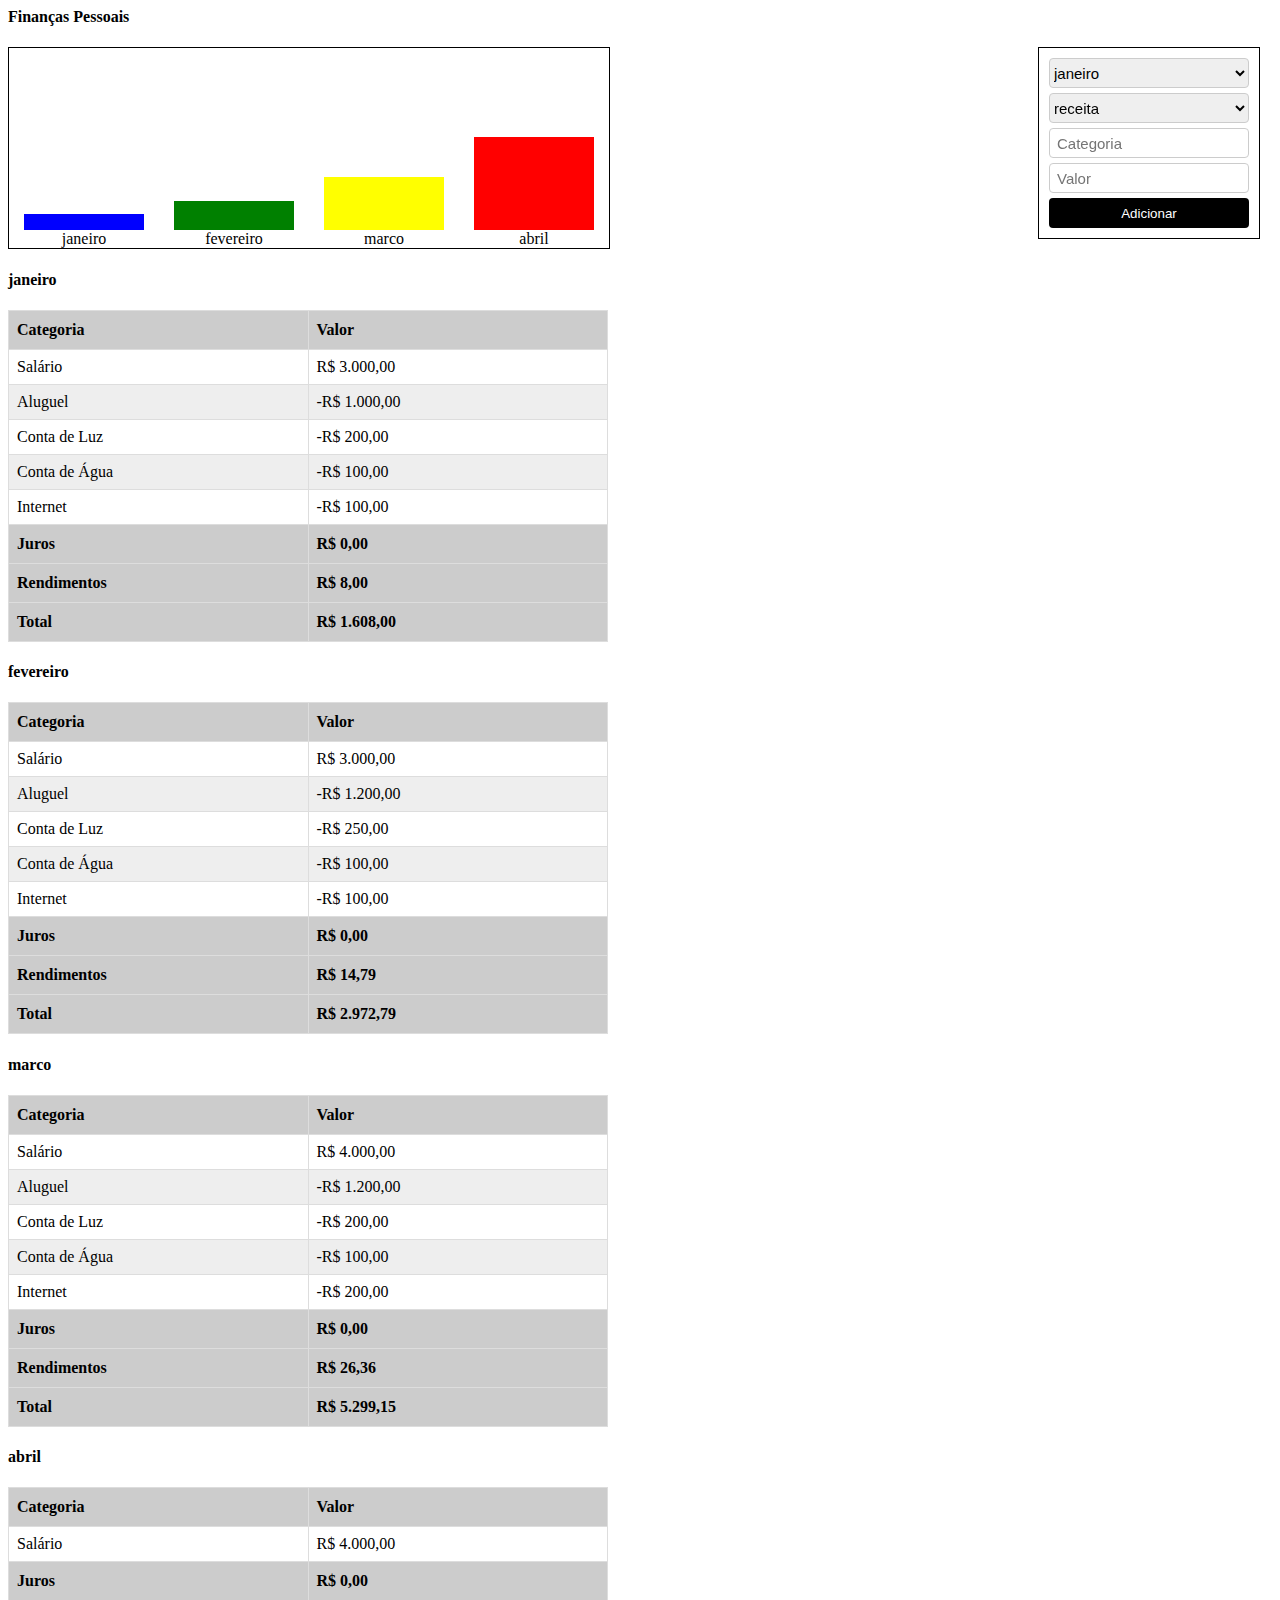
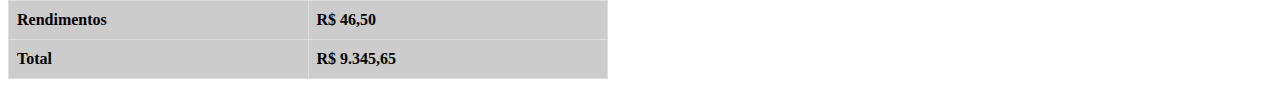
<file: branas/index.html>
<html>
	<head>
		<link rel="stylesheet" href="style.css">
	</head>
	<body>
		<div id="app"></div>
		<script src="domain/lancamento.js" charset="utf8"></script>
		<script src="domain/mes.js" charset="utf8"></script>
		<script src="domain/ano.js" charset="utf8"></script>
		<script src="base_components/h4.js" charset="utf8"></script>
		<script src="base_components/div.js" charset="utf8"></script>
		<script src="base_components/select.js" charset="utf8"></script>
		<script src="base_components/input.js" charset="utf8"></script>
		<script src="base_components/button.js" charset="utf8"></script>
		<script src="base_components/tabela.js" charset="utf8"></script>
		<script src="app_components/grafico.js" charset="utf8"></script>
		<script src="views/tela.js" charset="utf8"></script>
		<script src="main.js" charset="utf8"></script>
	</body>
</html>
</file>
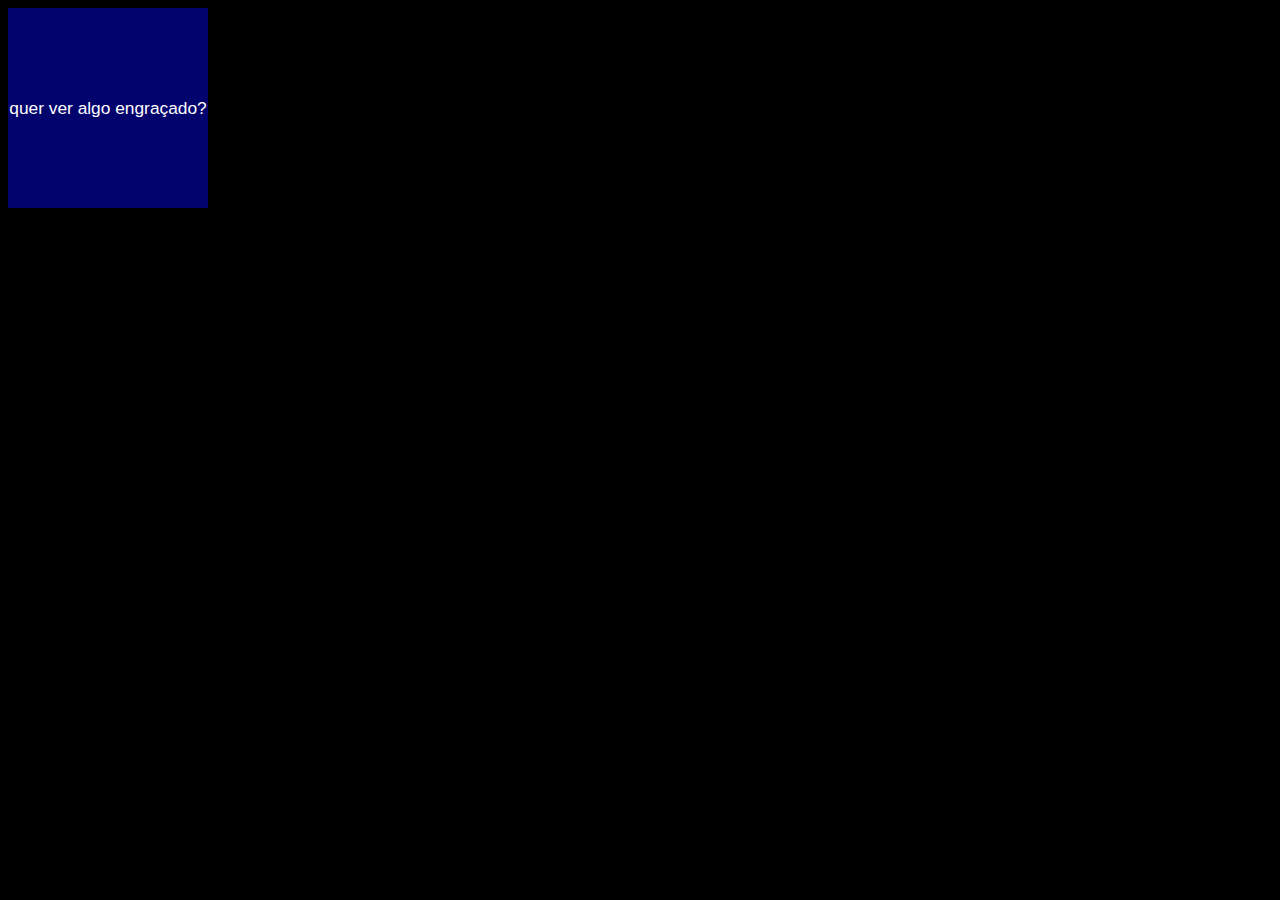
<file: guanabara/index.html>
<!DOCTYPE html>
<html lang="pt-br">
<head>
    <meta charset="UTF-8">
    <meta name="viewport" content="width=device-width, initial-scale=1.0">
    <title>Document</title>
<style>
    body{
        background-color: black;
    }
    div#area{
        font: normal 13pt arial ;
        background: rgb(3, 3, 109);
        color: white;
        width: 200px;
        height: 200px;
        line-height: 200px;
        text-align: center;
    }

</style>
</head>
<body>
    <div id="area" onclick="clicar()" onmouseenter="entrou()" onmouseout="sair()" >
quer ver algo engraçado?

    </div>
    <script>
        function clicar() {
         let a = document.getElementById("area")
             a.innerText = 'bora bill'
             a.style.background = 'red'
        }
        function entrou() {
            let b = document.getElementById('area')
                b.innerText = 'oie'
                b.style.background = 'purple'
        }
        function sair() {
            let c = document.getElementById('area')
                c.innerText = 'tchau'
                c.style.background = 'brown'
        }
    </script>
</body>
</html>
</file>
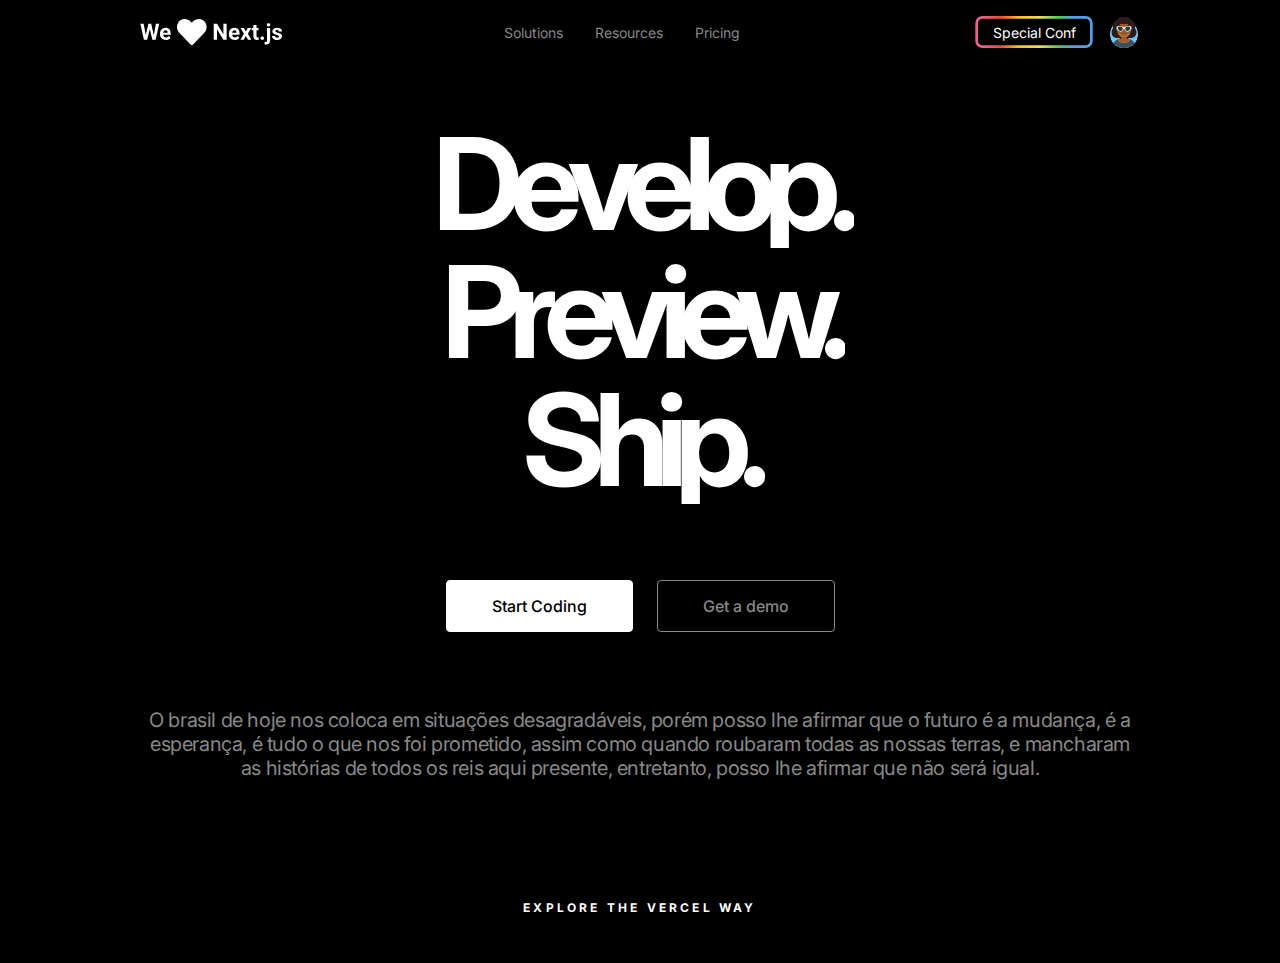
<file: ui clone/youtube-clone-vercel-homepage-master/index.html>
<!DOCTYPE html>
<html lang="en">
  <head>
    <meta charset="UTF-8" />
    <meta name="viewport" content="width=device-width, initial-scale=1.0" />
    <title>Vercel Homepage UI Clone</title>

    <link rel="stylesheet" href="styles/styles.css" />
    <link rel="stylesheet" href="./styles/styles.scss">

    <!-- Load 'Inter' from Google Fonts CDN -->
    <link
      href="https://fonts.googleapis.com/css2?family=Inter:wght@400;500;800&display=swap"
      rel="stylesheet"
    />
  </head>
  <body>
    <div id="wrapper">
      <header>
        <h1 class="left">
          <img src="assets/logo.svg" alt="Logo" />
        </h1>

        <nav class="middle">
          <ul>
            <li><a href="#">Solutions</a></li>
            <li><a href="#">Resources</a></li>
            <li><a href="#">Pricing</a></li>
          </ul>
        </nav>

        <div class="right">
          <a class="conf">
            <img src="assets/special-button.svg" alt="Special Conference" />
            <span>Special Conf</span>
          </a>

          <!-- https://getavataaars.com/ -->
          <img class="avatar" src="assets/avatar.svg" alt="Avatar" />
        </div>
      </header>

      <main>
        <h1>
          <span>Develop.</span>
          <span>Preview.</span>
          <span>Ship.</span>
        </h1>

        <div class="botao">
          <button>Start Coding</button>
          <button class="outlined">Get a demo </button>
        </div>
        <h2>
          O brasil de hoje nos coloca em situações desagradáveis, porém posso lhe afirmar que o futuro é a mudança,
          é a esperança, é tudo o que nos foi prometido, assim como quando roubaram todas as nossas terras, 
          e mancharam as histórias de todos os reis aqui presente, entretanto, posso lhe afirmar que não será igual.
        </h2>
      </main>

      <footer>Explore the Vercel way</footer>
    </div>
  </body>
</html>
</file>
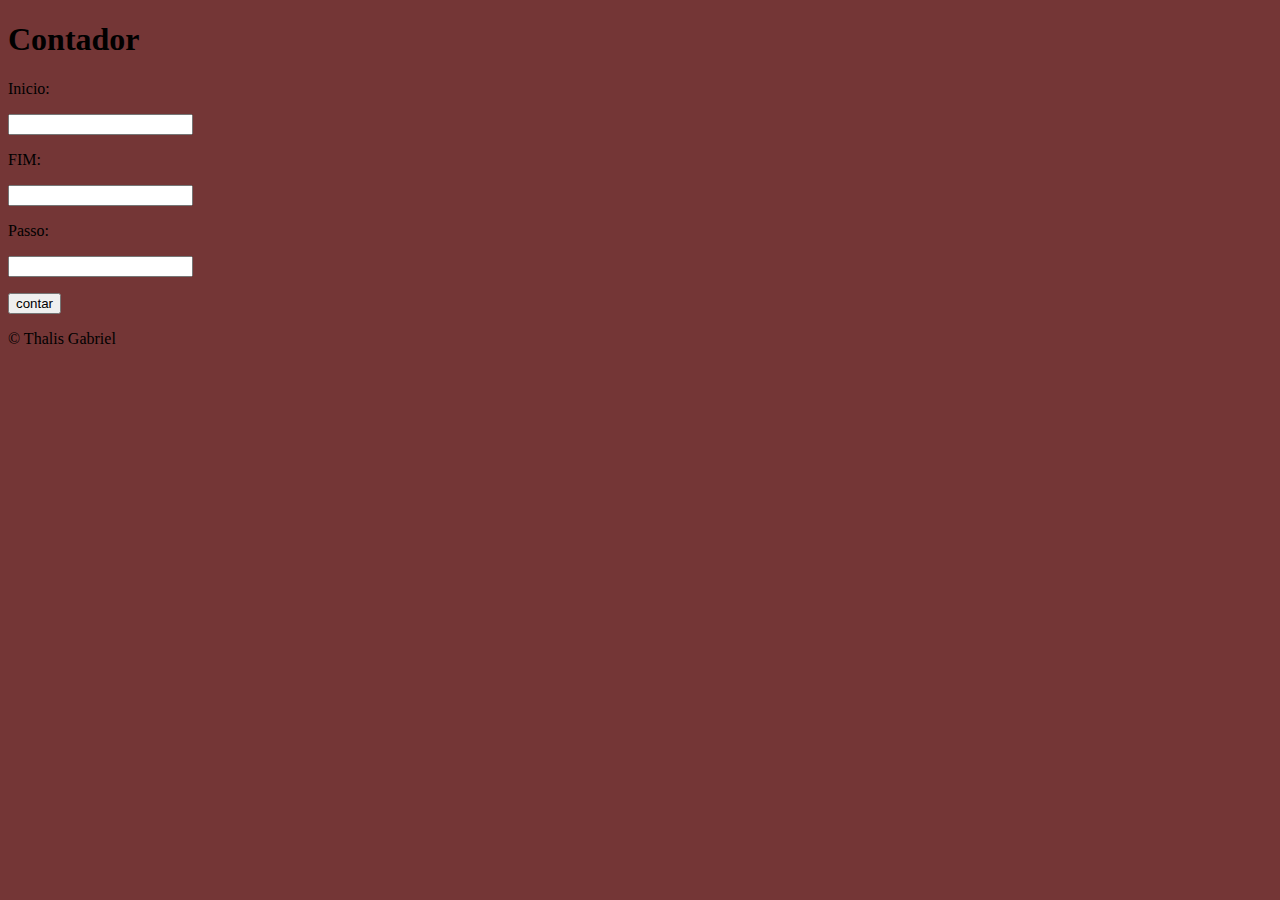
<file: exercicio_/paia.html>
<!DOCTYPE html>
<html lang="pt-BR">
<head>
    <meta charset="UTF-8">
    <meta name="viewport" content="width=device-width, initial-scale=1.0">
    <title>Document</title>
    <link rel="stylesheet" href="estilo.css">
</head>
<body>
    <header>
        <h1>Contador</h1>
    </header>
    <section>
        <div id = "dados">
            <p>Inicio:</p> <input type="number" name="inici" id="inici">
            <p>FIM:</p> <input type="number" name="fi" id="fi">
            <p>Passo:</p> <input type="number" name="pass" id="pass">
            <p><input type="button" value="contar" onclick="contar()" ></p>
        </div>
        <div id = "ress">
        
        </div>
    </section>
    <footer>
        <p> &copy; Thalis Gabriel </p>
    <script src="script.js"></script>
</body>
</html>
</file>
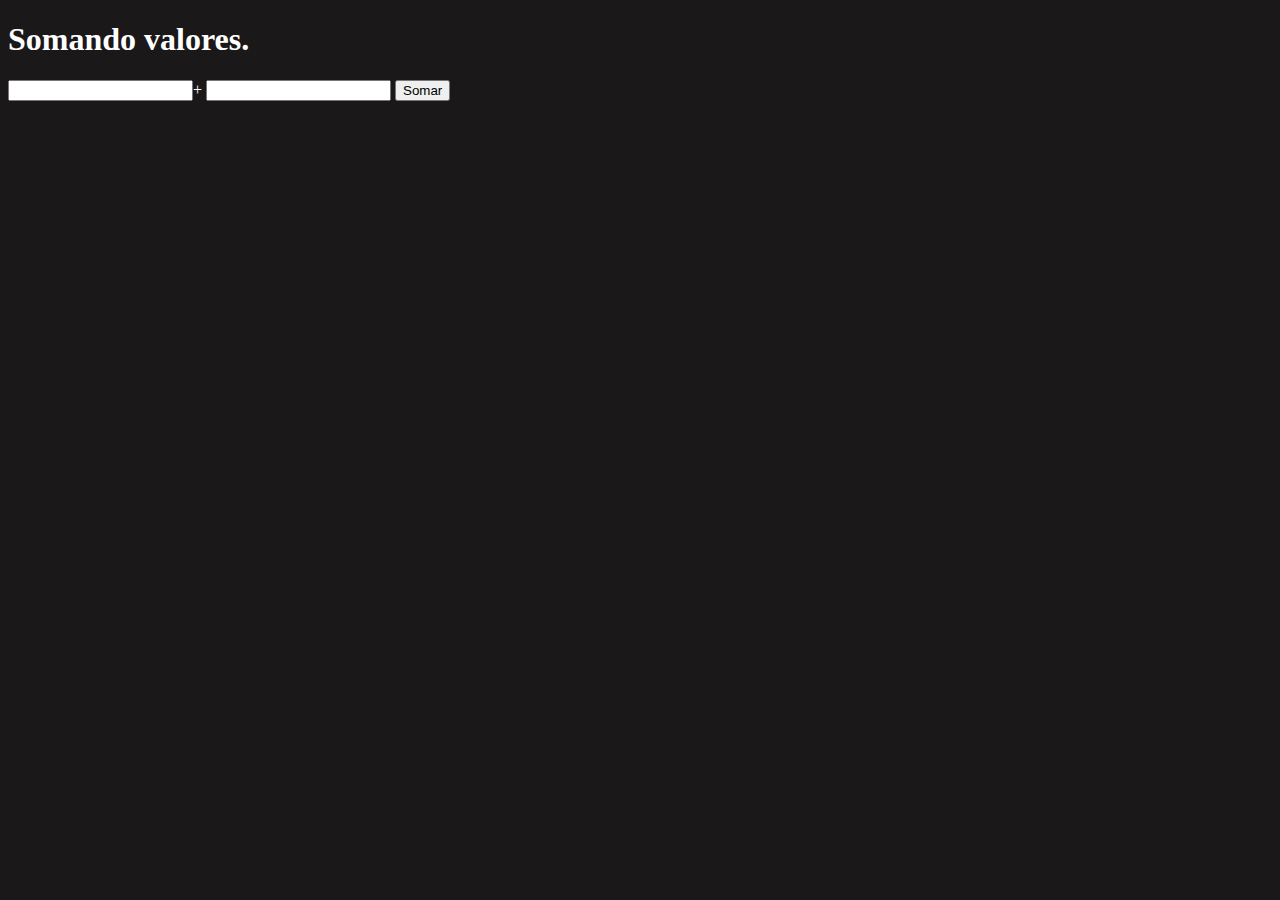
<file: guanabara/exercicio.html>
<!DOCTYPE html>
<html lang="en">
<head>
    <meta charset="UTF-8">
    <meta name="viewport" content="width=device-width, initial-scale=1.0">
    <title>Document</title>
<style>
    body{
        background-color: rgb(26, 24, 24);
        color: white;
    }
</style>
</head>
<body>
    <h1>Somando valores.</h1>
    <input type="number" name="texto1" id="texto1">+
    <input type="number" name="texto2" id="texto2">
    <input type="button" value="Somar" onclick="somar()" >

    <script>
        function somar() {
          let text1 = document.getElementById('texto1')
          let text2 = document.getElementById('texto2')
        }

    </script>
</body>
</html>
</file>
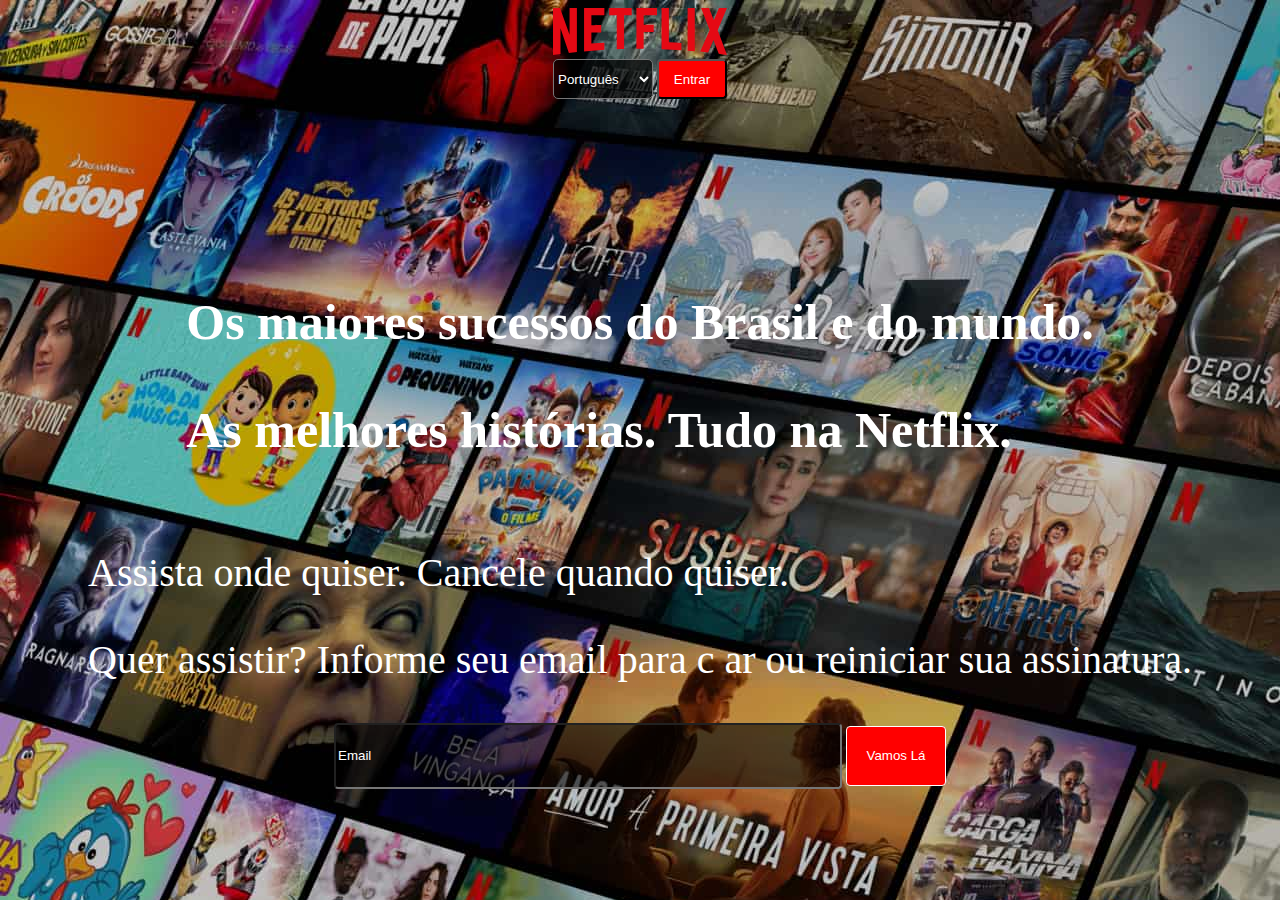
<file: NETFLIX/wada.html>
<!DOCTYPE html>
<html lang="en">

<head>
    <meta charset="UTF-8">
    <meta name="viewport" content="width=device-width, initial-scale=1.0">
    <link rel="stylesheet" href="stylos.css">
    <link rel="preconnect" href="https://fonts.googleapis.com">
    <link rel="preconnect" href="https://fonts.gstatic.com" crossorigin>
    <link href="https://fonts.googleapis.com/css2?family=Inter&family=Raleway&family=Roboto:wght@300&display=swap"
        rel="stylesheet">
    <title>Plagio</title>
</head>

<body>
    <header>
        <div class="cabeca">
            <div id="acima">
                <img class="img" src="kk.svg" alt="cego burro">
            </div>
            <div class="formulario">
                <form class="form">
                    <select class="select" name="idioma" id="idioma">
                        <option value="Português">
                            Português
                        </option>
                    </select>
                    <input class="botao" type="button" value="Entrar">
                </form>
            </div>
        </div>
    </header>
    <main>
        <div class="meio">
        <div class="text">
            <h1>
                <p>Os maiores sucessos do Brasil e do mundo. </p>
                <p>As melhores histórias. Tudo na Netflix.</p>
            </h1>
        </div>
        <div class="text2">
            <p>Assista onde quiser. Cancele quando quiser.</p>
            <p>Quer assistir? Informe seu email para c ar ou reiniciar sua assinatura.</p>
        </div>

        <div class="input">
            <input class="email" type="text" value="Email"> <input class="vamos" type="button" value="Vamos Lá">

        </div>
    </div>
    </main>
</body>

</html>
</file>
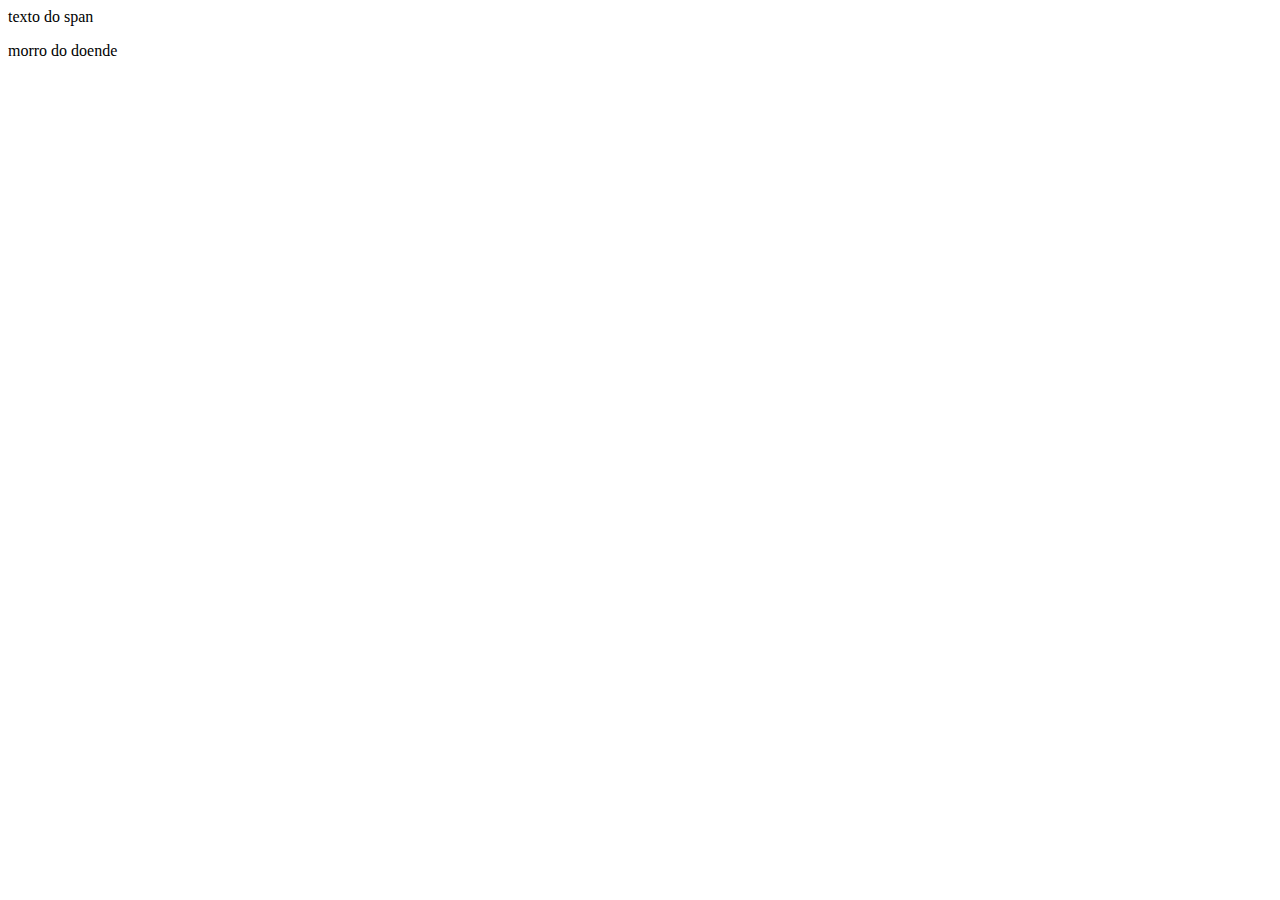
<file: pratica/file.html>
<!DOCTYPE html>
<html lang="en">
<head>
    <meta charset="UTF-8">
    <meta name="viewport" content="width=device-width, initial-scale=1.0">
    <title>Document</title>
</head>
<body>
    <div id="sla"></div>
    <script src="files.js"> </script>
</body>
</html>
</file>
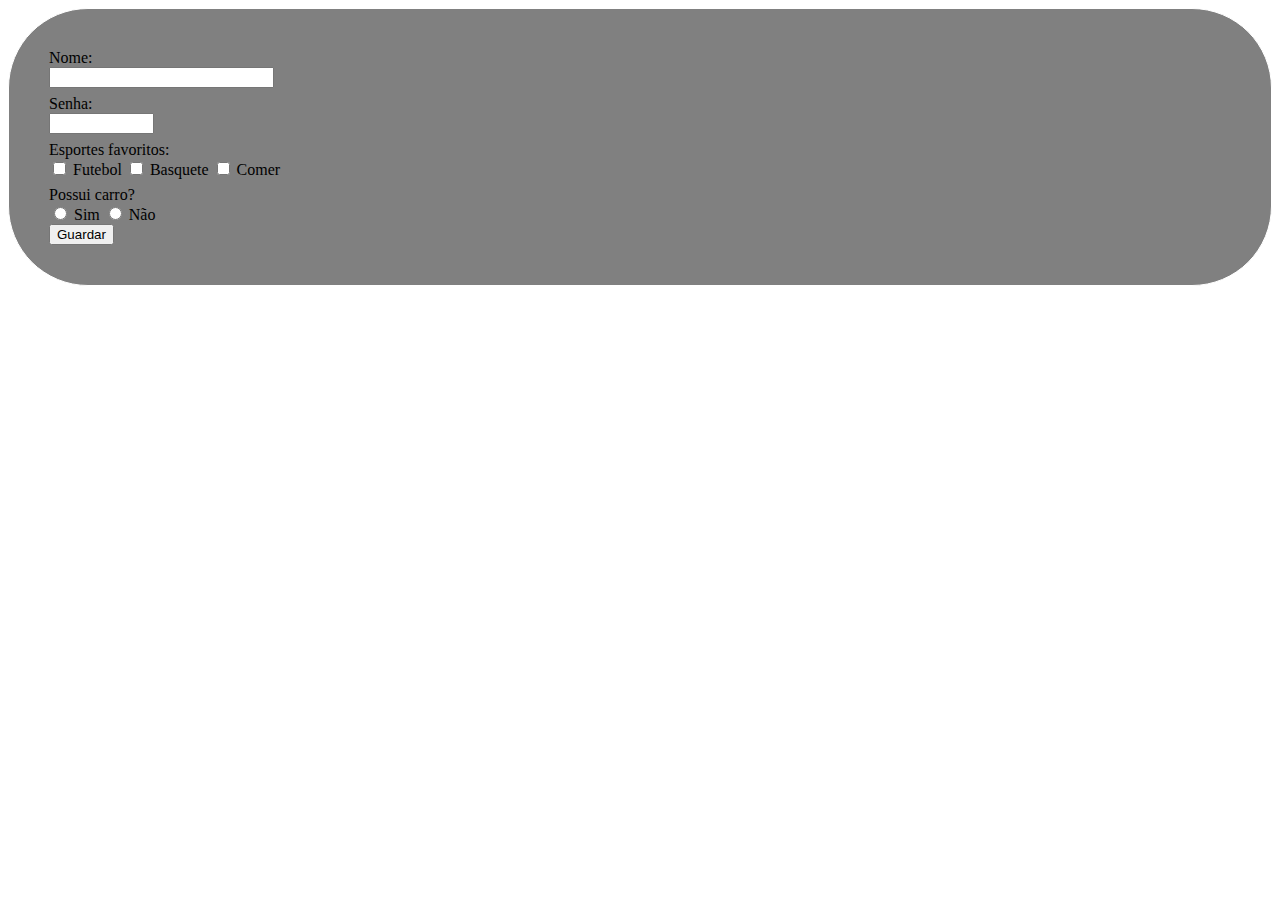
<file: zzz/orango.html>
<!DOCTYPE html>
<html lang="pt-br">
<head>
    <meta charset="UTF-8">
    <meta name="viewport" content="width=device-width, initial-scale=1.0">
    <title>FOrm</title>

    <style>
        .quebra{
            display: block;
        }
        .spaco{
            margin-bottom: 7px;
            
        }
        .spacot {
            margin-top: 7px;
        }
        form{
            border: 1px solid white;
            padding: 40px;
            border-radius: 80px;
            background-color: gray;
        }
        
    
    </style>
</head>
<body>
    <form name="form"  action="#" method="get">
        <label> Nome: </label>
        <input class="quebra spaco" type="text" name="caixa" id="caixa" maxlength="15" size="25">
            <label> Senha:</label>
            <input class="quebra spaco" type="password" maxlength="4" size="10">
            <label class="quebra spacot">Esportes favoritos:</label>
            <input  type="checkbox" name="Esporte" value="futebol"> Futebol
            <input type="checkbox" name="Esporte" value="basquete"> Basquete
            <input type="checkbox" name="Esporte" value="comer"> Comer
            <label class="quebra spacot">Possui carro?</label>
            <input type="radio" name="carro" id="s"> Sim
            <input type="radio" name="carro" id="n"> Não
        
            <input class="quebra" type="submit" name="mano" value="Guardar">
            
            
    </form>
</body>
</html>
</file>
<file: branas/style.css>
body {
	font-family: Verdana;
}
input {
	width: 100%;
	height: 30px;
	padding: 3px;
	font-size: 15px;
	border-radius: 4px;
	margin-bottom: 5px;
	border: 1px solid #CCC;
	text-indent: 4px;
}
select {
	width: 100%;
	height: 30px;
	font-size: 15px;
	border-radius: 4px;
	margin-bottom: 5px;
	border: 1px solid #CCC;
}
#form-lancamento {
	position: fixed;
	right: 20;
	width: 200px;
	border: 1px solid #000;
	padding: 10px;
}
button {
	width: 100%;
	height: 30px;
	color: #FFF;
	background-color: #000;
	border: none;
	border-radius: 4px;
}
.tabela-lancamentos {
	width: 600px;
	background-color: #EEE;
	border-collapse: collapse;
}
.tabela-lancamentos td, .tabela-lancamentos th {
	border: 1px solid #ddd;
	padding: 8px;
}
.tabela-lancamentos tr:nth-child(even) {
	background-color: #FFF;
}
.tabela-lancamentos th {
	padding-top: 10px;
	padding-bottom: 10px;
	background-color: #CCC;
	text-align: left;
	width: 50%;
}
.grafico {
	width: 600px;
	height: 200px;
	border: 1px solid #000;
	display: flex;
	flex-direction: row;
	justify-content: space-around;
	align-items: flex-end;
}
.grafico-coluna {
	width: 120px;
}
.grafico-coluna-cor {
	height: 120px;
	background-color: red;
}
.grafico-coluna-texto {
	text-align: center;
}
</file>
<file: ui clone/youtube-clone-vercel-homepage-master/styles/styles.css>
* {
  margin: 0;
  padding: 0;
  box-sizing: border-box;
}

:root {
  --black: #000;
  --gray: #888;
  --white: #fff;
}

*,
input,
button {
  font-family: "Inter", sans-serif;
}

html {
  background: var(--black);
  color: var(--gray);
  font-size: 62.5%;
}

#wrapper {
  min-height: 100vh;
  display: flex;
  flex-direction: column;
  align-items: center;
}

header {
  max-width: 104.8rem;
  width: 100%;
  display: flex;
  justify-content: space-between;
  align-items: center;
  padding: 1.6rem 2.4rem;
}
header .left {
  height: 2.6rem;
}
header .left img {
  height: 100%;
}
header .middle ul {
  display: flex;
  align-items: center;
  list-style: none;
}
header .middle ul li a {
  font-size: 1.4rem;
  padding: 0.8rem 1.6rem;
  color: var(--gray);
  text-decoration: none;
}
header .middle ul li a + a {
  margin-left: 1.2rem;
}
header .right {
  margin-left: 0.8rem;
  display: flex;
  align-items: center;
}
header .right .conf {
  height: 3.2rem;
  position: relative;
}
header .right .conf span {
  position: absolute;
  top: 50%;
  left: 50%;
  transform: translateX(-50%) translateY(-50%);
  color: var(--white);
  font-size: 1.4rem;
  width: -moz-max-content;
  width: max-content;
}
header .right .avatar {
  margin-left: 0.8rem;
  width: 3.2rem;
  height: 3.2rem;
}

@keyframes colorCycle {
  0%, 55% {
    filter: brightness(0) invert(1);
  }
  11%, 33% {
    filter: none;
  }
}
main {
  max-width: 104.8rem;
  padding: 5.6rem 2.4rem;
  display: flex;
  flex-direction: column;
  align-items: center;
  flex: 1;
  justify-content: center;
}
main h1 {
  display: flex;
  flex-direction: column;
  align-items: center;
  text-align: center;
  font-size: 12.8rem;
  line-height: 12.8rem;
  letter-spacing: -1.24rem;
  color: var(--white);
}
main h1 span {
  padding: 0 0.67rem;
  background-clip: text;
  -webkit-background-clip: text;
  -webkit-text-fill-color: transparent;
  animation: colorCycle 10s ease-in-out infinite;
  filter: brightness(0) invert(1);
}
main h1 span:nth-child(1) {
  background-image: linear-gradient(90deg, #007cf0, #00dfd8);
}
main h1 span:nth-child(2) {
  background-image: linear-gradient(90deg, #7928ca, #FF0060);
  animation-delay: 3.33s;
}
main h1 span:nth-child(3) {
  background-image: linear-gradient(90deg, #ff4d4d, #f9cb28);
  animation-delay: 6.66s;
}
main .botao {
  margin-top: 6.4rem;
  display: flex;
  align-items: center;
}
main .botao > button {
  background: var(--white);
  color: var(--black);
  border-radius: 4px;
  margin: 1.2rem;
  padding: 1.5rem 4.5rem;
  border: 0.1rem solid var(--white);
  font-size: 1.6rem;
  font-weight: 500;
  cursor: pointer;
  transition: 0.2s ease-in;
}
main .botao > button.outlined {
  background: transparent;
  color: var(--gray);
  border: 0.1rem solid var(--gray);
}
main .botao > button:hover {
  background: transparent;
  color: var(--white);
  border: 0.1rem solid var(--white);
}
main h2 {
  margin: 6.4rem 0;
  font-size: 2rem;
  font-weight: 400;
  letter-spacing: -0.04rem;
  text-align: center;
}

footer {
  color: var(--white);
  text-transform: uppercase;
  font-size: 1.2rem;
  font-weight: 700;
  letter-spacing: 0.32rem;
  text-align: center;
  margin-bottom: 4.8rem;
}/*# sourceMappingURL=styles.css.map */
</file>
<file: exercicio_/estilo.css>
body{
    background-color: rgb(116, 54, 54);

}
</file>
<file: NETFLIX/stylos.css>
body{
    background-image: url(./background-netflix.jpg);
   
}

header{
    display: flex;
    align-items: center;
    justify-content: space-between;
    display: flex;
    justify-content: center;
    align-items: center;
    
}

.img {

}

h1 {
    padding-top: 110px;
    color: white;
    font-size: 50px;
}

.text2{
    color: white;
    font-size: 40px;
}

.cabeca{
  
}

.select{
    background-color: rgba(0, 0, 0, 0.719);
    color: white;
    border-radius: 5px;
    width: 100px;
    height: 40px;
}

.botao{
    width: 70px;
    height: 40px;
    border-radius: 4px;
    background-color: red;
    color: white;
}



.meio{
    display: flex;
    flex-direction: column;
    justify-content: center;
    align-items: center;
}
.input{
    flex-direction: column;
}

.email{
    width: 500px;
    height: 60px;
    color: white;
    background-color: rgba(0, 0, 0, 0.589);
    border-radius: 4px;
}

.vamos{
    width: 100px;
    height: 60px;
    color: white;
    background-color: red;
    border-radius: 4px;
    border: 1px solid white;
}
</file>
